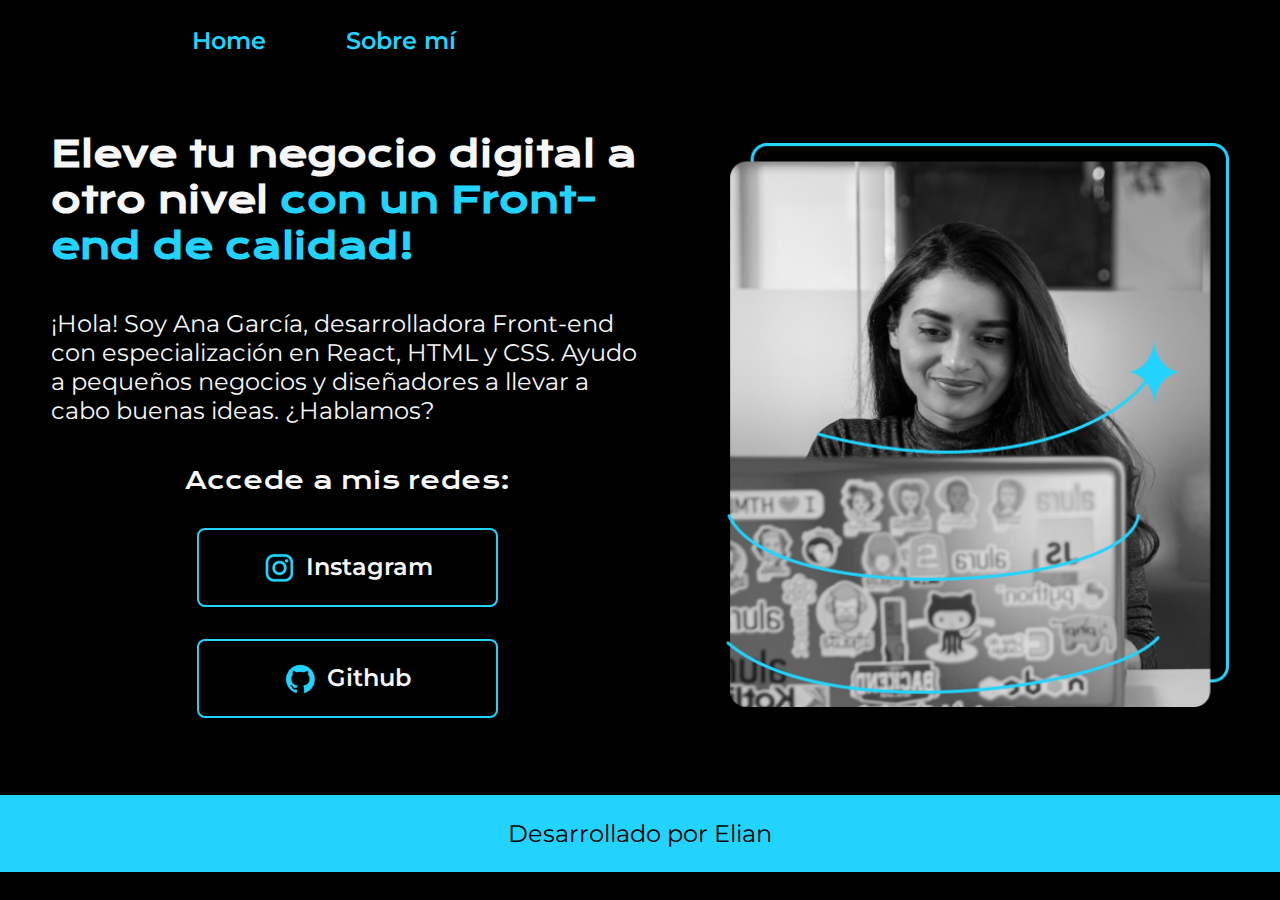
<file: index.html>
<!DOCTYPE html>
<html lang="es-mx">
<head>
    <meta charset="UTF-8">
    <meta name="viewport" content="width=device-width, initial-scale=1.0">
    <title>Portafolio</title>
    <link rel="stylesheet" href="./styles/style.css">
</head>
<body>
    <header class="header">
        <nav class="header__menu">
            <a class="header__menu__link" href="index.html">Home</a>
            <a class="header__menu__link" href="about.html">Sobre mí</a>
        </nav>
    </header>
    <main class="presentacion">
        <section class="presentacion__contenido">
        <h1 class="presentacion__contenido__titulo">
            Eleve tu negocio digital a otro nivel 
            <strong class="titulo-destaque">con un Front-end de calidad!</strong></h1>
            <p class="presentacion__contenido__texto">
                ¡Hola! Soy Ana García, 
                desarrolladora Front-end con especialización en React, 
                HTML y CSS. Ayudo a pequeños negocios
                y diseñadores a llevar a cabo buenas ideas. ¿Hablamos?
            </p>
            <div class="presentacion__enlaces">
                <h2 class="presentacion__enlaces__subtitulo">Accede a mis redes:</h2>
                <a class="presentacion__enlaces__link" href="https://www.instagram.com/">
                    <img src="./assets/instagram.png">
                    Instagram</a>
                <a class="presentacion__enlaces__link" href="https://github.com/">
                    <img src="./assets/github.png">
                    Github</a>
            </div>
        </section>
        <img class="presentacion__imagen" src="./assets/Imagem.png" alt="Imagen de Ana Garcia trabajando">
    </main>
    <footer class="footer">
        <p>Desarrollado por Elian</p>
    </footer>
</body>
</html>
</file>
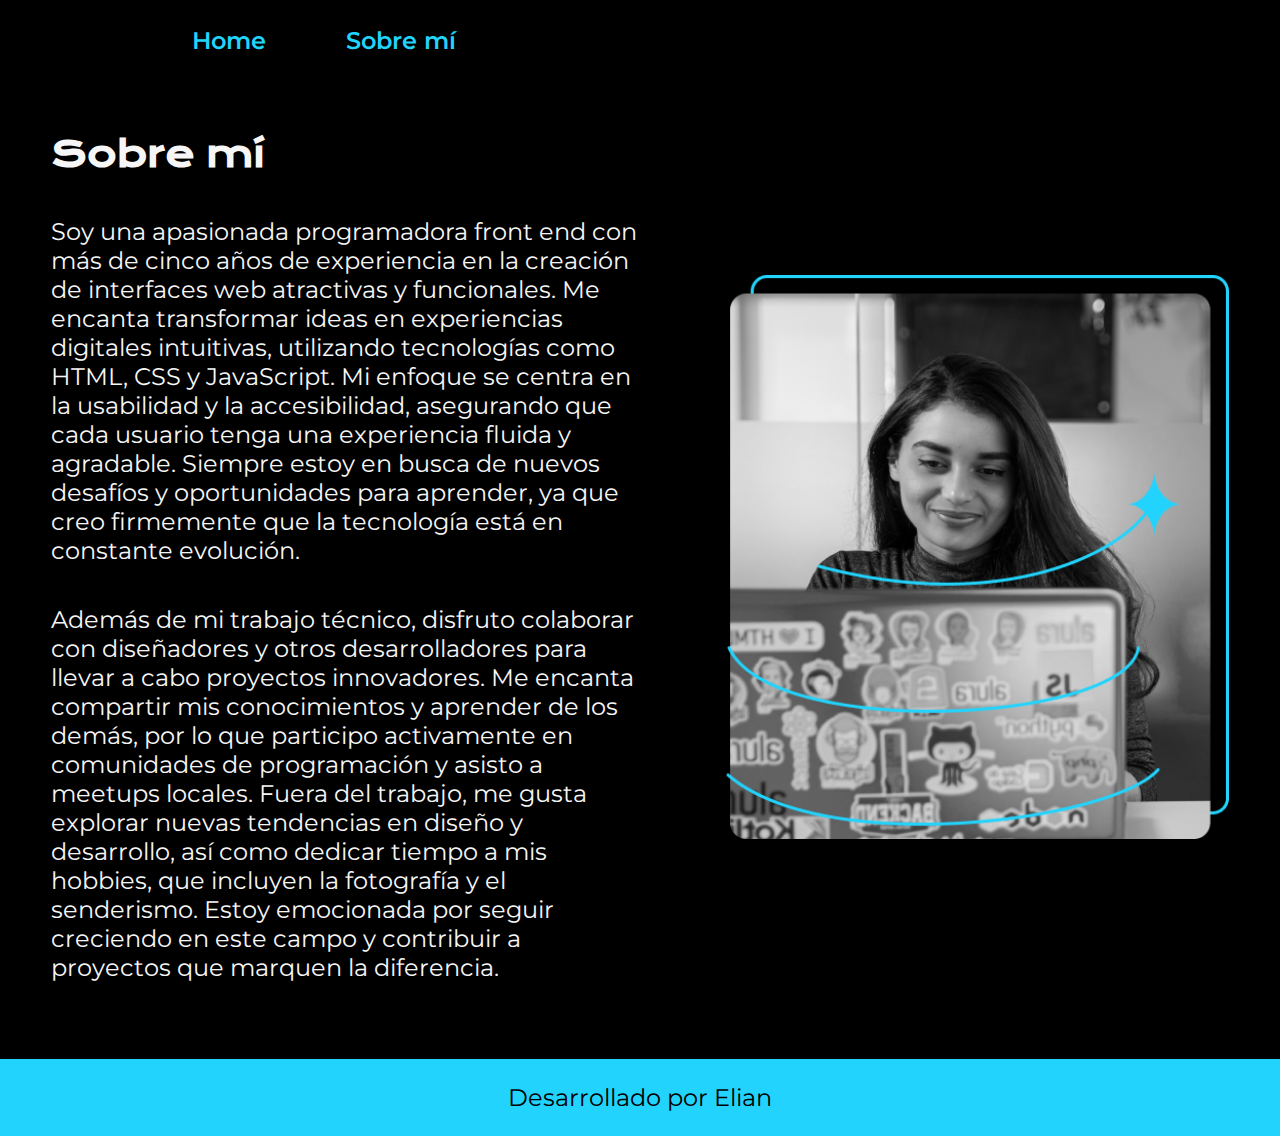
<file: about.html>
<!DOCTYPE html>
<html lang="es-mx">
<head>
    <meta charset="UTF-8">
    <meta name="viewport" content="width=device-width, initial-scale=1.0">
    <title>Sobre mí</title>
    <link rel="stylesheet" href="./styles/style.css">
</head>
<body>
    <header class="header">
        <nav class="header__menu">
            <a class="header__menu__link" href="index.html">Home</a>
            <a class="header__menu__link" href="about.html">Sobre mí</a>
        </nav>
    </header>
    <main class="presentacion">
        <section class="presentacion__contenido">
            <h1 class="presentacion__contenido__titulo">Sobre mí</h1>

            <p class="presentacion__contenido__texto">Soy una apasionada programadora front end con más
                de cinco años de experiencia en la creación de 
                interfaces web atractivas y funcionales.
                Me encanta transformar ideas en experiencias digitales
                intuitivas, utilizando tecnologías como HTML,
                CSS y JavaScript. Mi enfoque se centra en la 
                usabilidad y la accesibilidad, asegurando que 
                cada usuario tenga una experiencia fluida y agradable. 
                Siempre estoy en busca de nuevos desafíos y oportunidades
                para aprender, ya que creo firmemente que la tecnología 
                está en constante evolución.</p>

            <p class="presentacion__contenido__texto">Además de mi trabajo técnico, disfruto colaborar con 
                diseñadores y otros desarrolladores para llevar a cabo 
                proyectos innovadores. Me encanta compartir mis 
                conocimientos y aprender de los demás, por lo que 
                participo activamente en comunidades de programación y 
                asisto a meetups locales. Fuera del trabajo, me gusta 
                explorar nuevas tendencias en diseño y desarrollo, así 
                como dedicar tiempo a mis hobbies, que incluyen la 
                fotografía y el senderismo. Estoy emocionada por seguir 
                creciendo en este campo y contribuir a proyectos que 
                marquen la diferencia.
            </p>

        </section>
        <img class="presentacion__imagen" src="./assets/Imagem.png" alt="Imagen de Ana Garcia trabajando">

    </main>
    <footer class="footer">
        <p>Desarrollado por Elian</p>
    </footer>
</body>
</html>
</file>
<file: styles/style.css>
@import url('https://fonts.googleapis.com/css2?family=Krona+One&family=Montserrat:ital,wght@0,100..900;1,100..900&display=swap');

:root{
    --color-primario: #000000;
    --color-secundario: #f6f6f6;
    --color-terciario: #22D4FD;
    --color-hover: #272727;

    --fuente-montserrat:"Montserrat", sans-serif;
    --fuente-krona:"Krona One", sans-serif;
}

*{
    padding: 0;
    margin: 0;
}

body {
    background-color: var(--color-primario);
    color:var(--color-secundario);
    box-sizing: border-box;
}

.header{
    padding: 2% 0% 0% 15%;
}

.header__menu{
    display: flex;
    gap: 80px;
}

.header__menu__link{
    font-family: var(--fuente-montserrat);
    font-size: 1.5rem;
    font-weight: 600;
    color: var(--color-terciario);
    text-decoration: none;
}

.titulo-destaque {
    color: var(--color-terciario);
}

.presentacion{
    display: flex ;
    align-items:center;
    padding: 6% 4%;
    justify-content: space-between;
    gap: 82px;
}

.presentacion__contenido{
    width: 59%;
    display: flex;
    flex-direction: column;
    gap: 40px;
}

.presentacion__contenido__titulo{
    font-size: 2.25rem;
    font-family: var(--fuente-krona);
}

.presentacion__contenido__texto{
    font-family: var(--fuente-montserrat);
    font-size: 1.5rem;
}

.presentacion__enlaces{
    display: flex;
    justify-content: space-between;
    flex-direction: column;
    align-items: center;
    gap: 32px;
}

.presentacion__enlaces__subtitulo{
    font-family: var(--fuente-krona);
    font-size: 1.5rem;
    font-weight: 400;
}

.presentacion__enlaces__link{
    width: 50%;
    text-align: center;
    padding: 21.5px 0;
    border-radius: 8px ;
    font-family: var(--fuente-montserrat);
    font-size: 1.5rem;
    font-weight: 600;
    text-decoration: none;
    color: var(--color-secundario);
    border: 2px solid var(--color-terciario);
    display: flex;
    justify-content: center;
    gap: 10px;
}

.presentacion__enlaces__link:hover{
    background-color: var(--color-hover);
}

.presentacion__imagen{
    width: 50%;
}

.footer{
    background-color: var(--color-terciario);
    padding: 24px;
    color:var(--color-primario);
    text-align: center;
    font-family: var(--fuente-montserrat);
    font-size: 1.5rem;
    font-weight: 400;
}

@media (max-width:1200px){

    .header{
        padding: 10%;
    }

    .header__menu{
        justify-content: center;
    }

    .presentacion{
        flex-direction: column-reverse;
        padding: 5%;
    }

    .presentacion__contenido{
        width: auto;
    }
}
</file>
